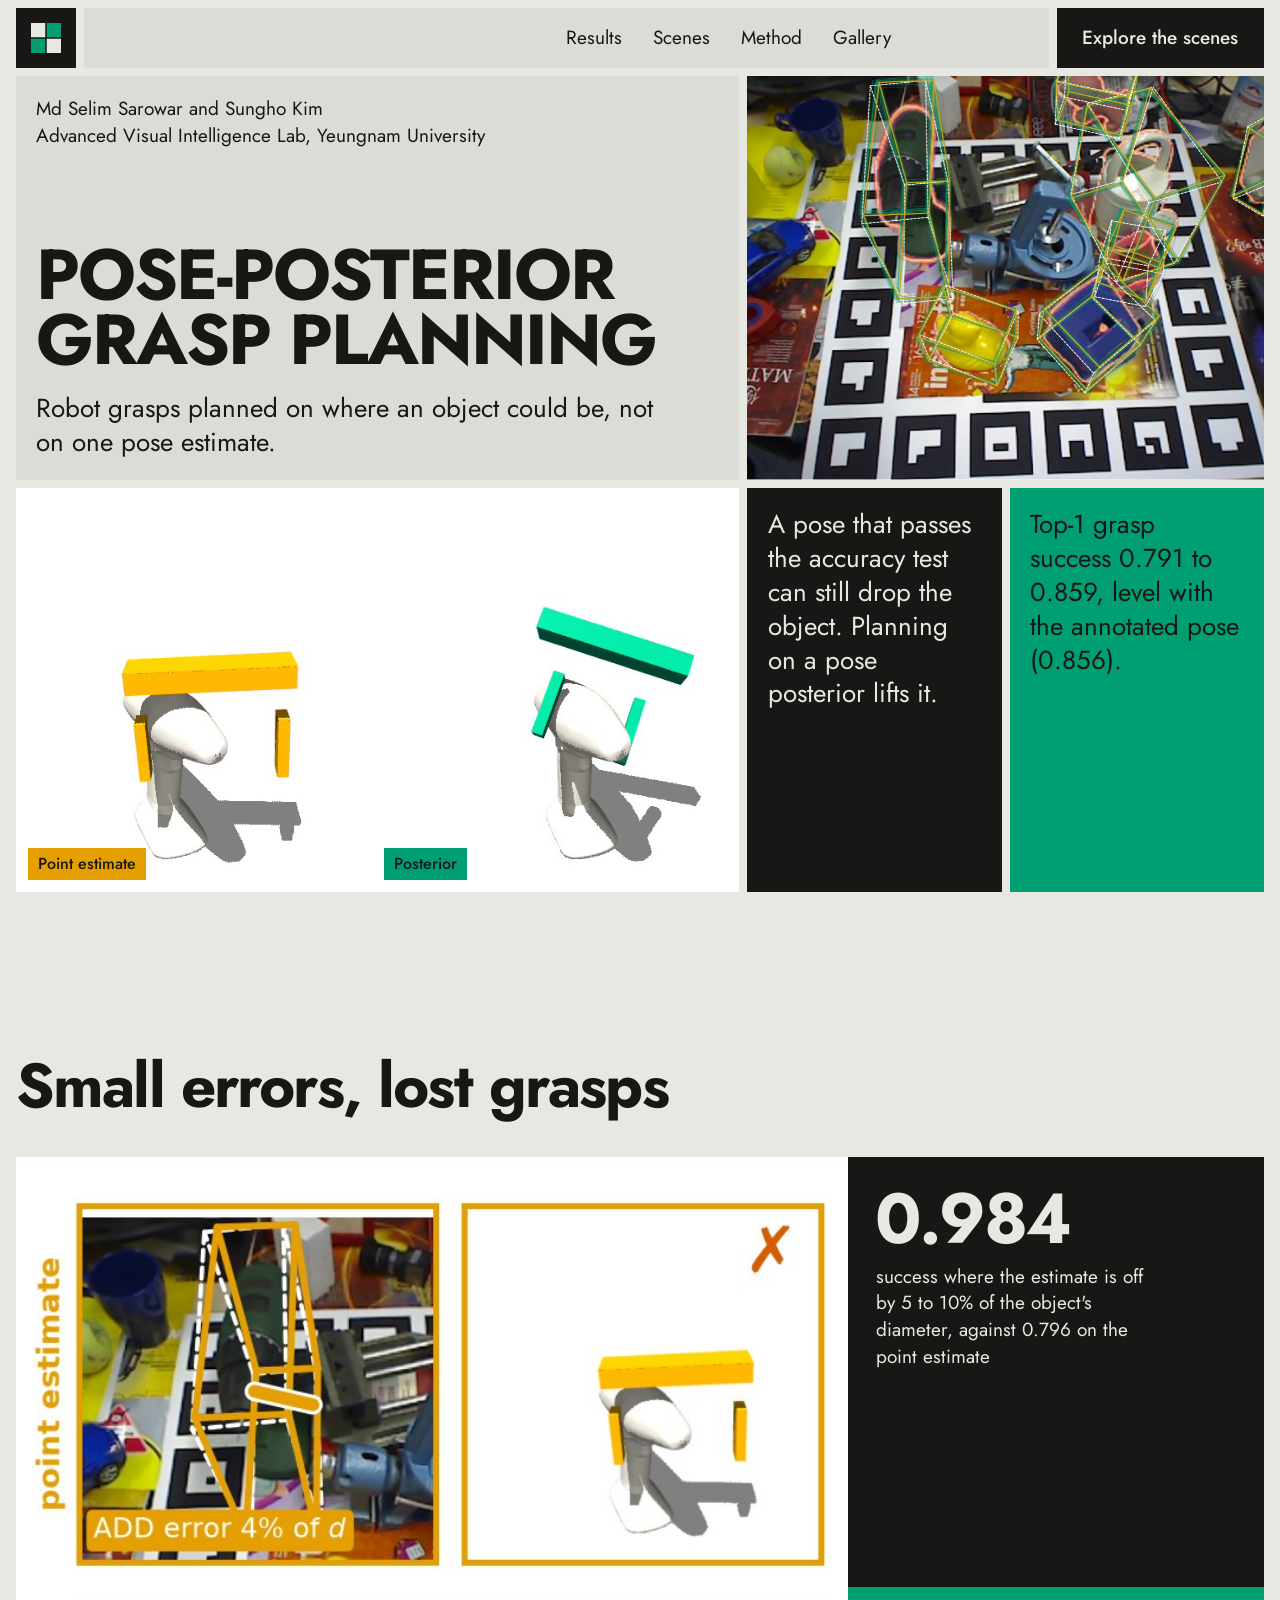
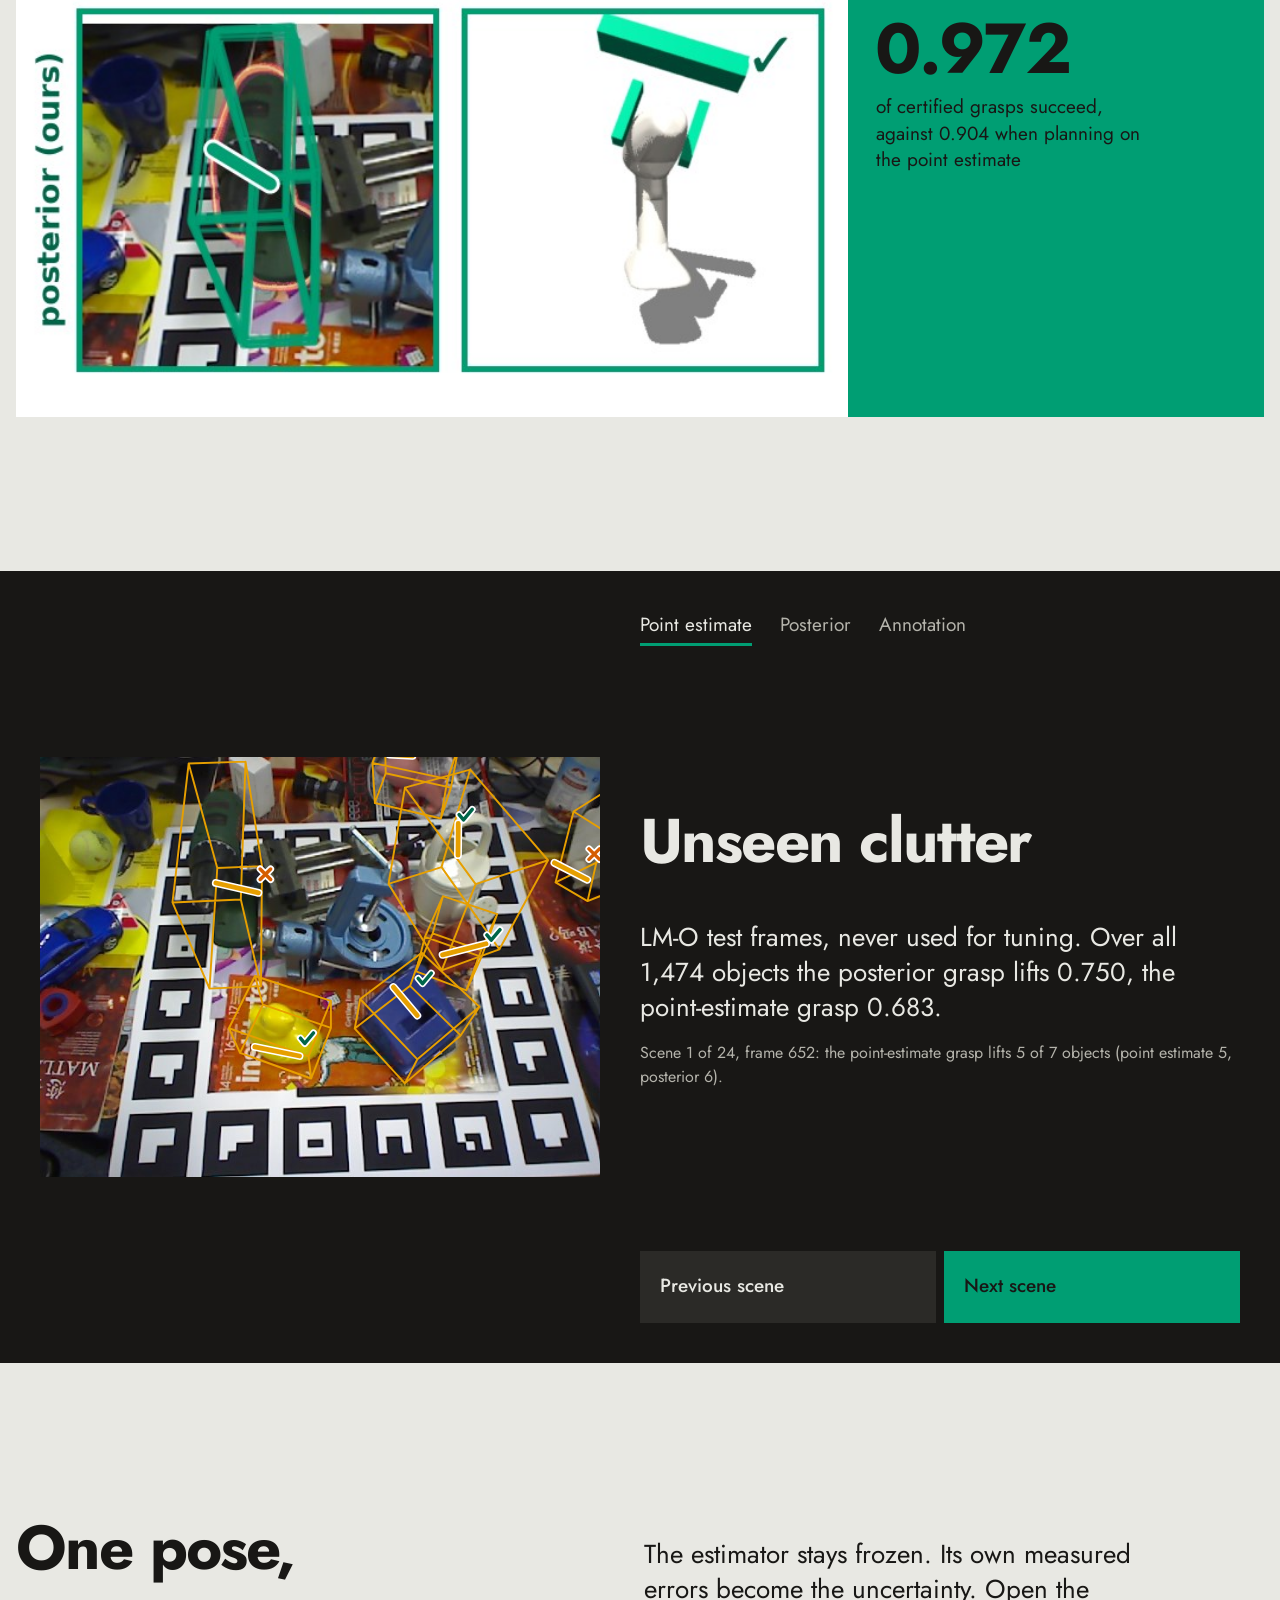
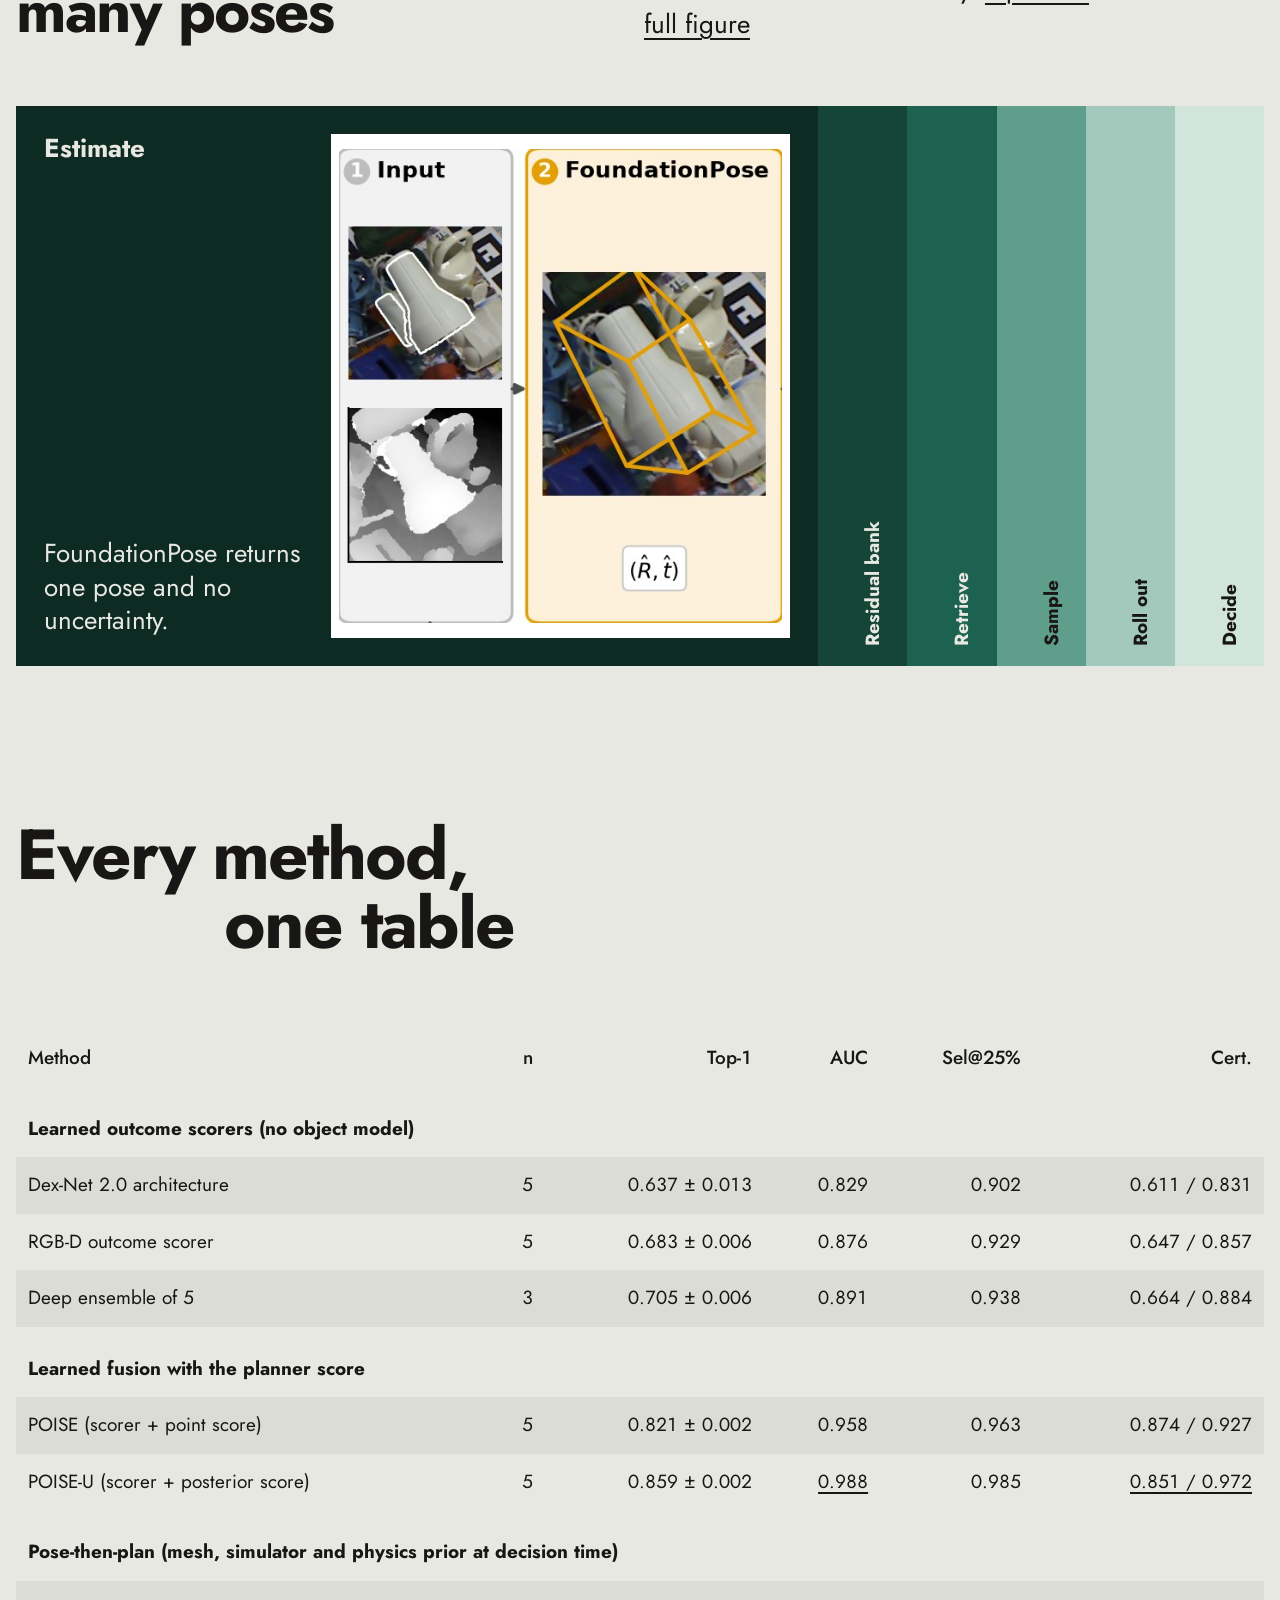
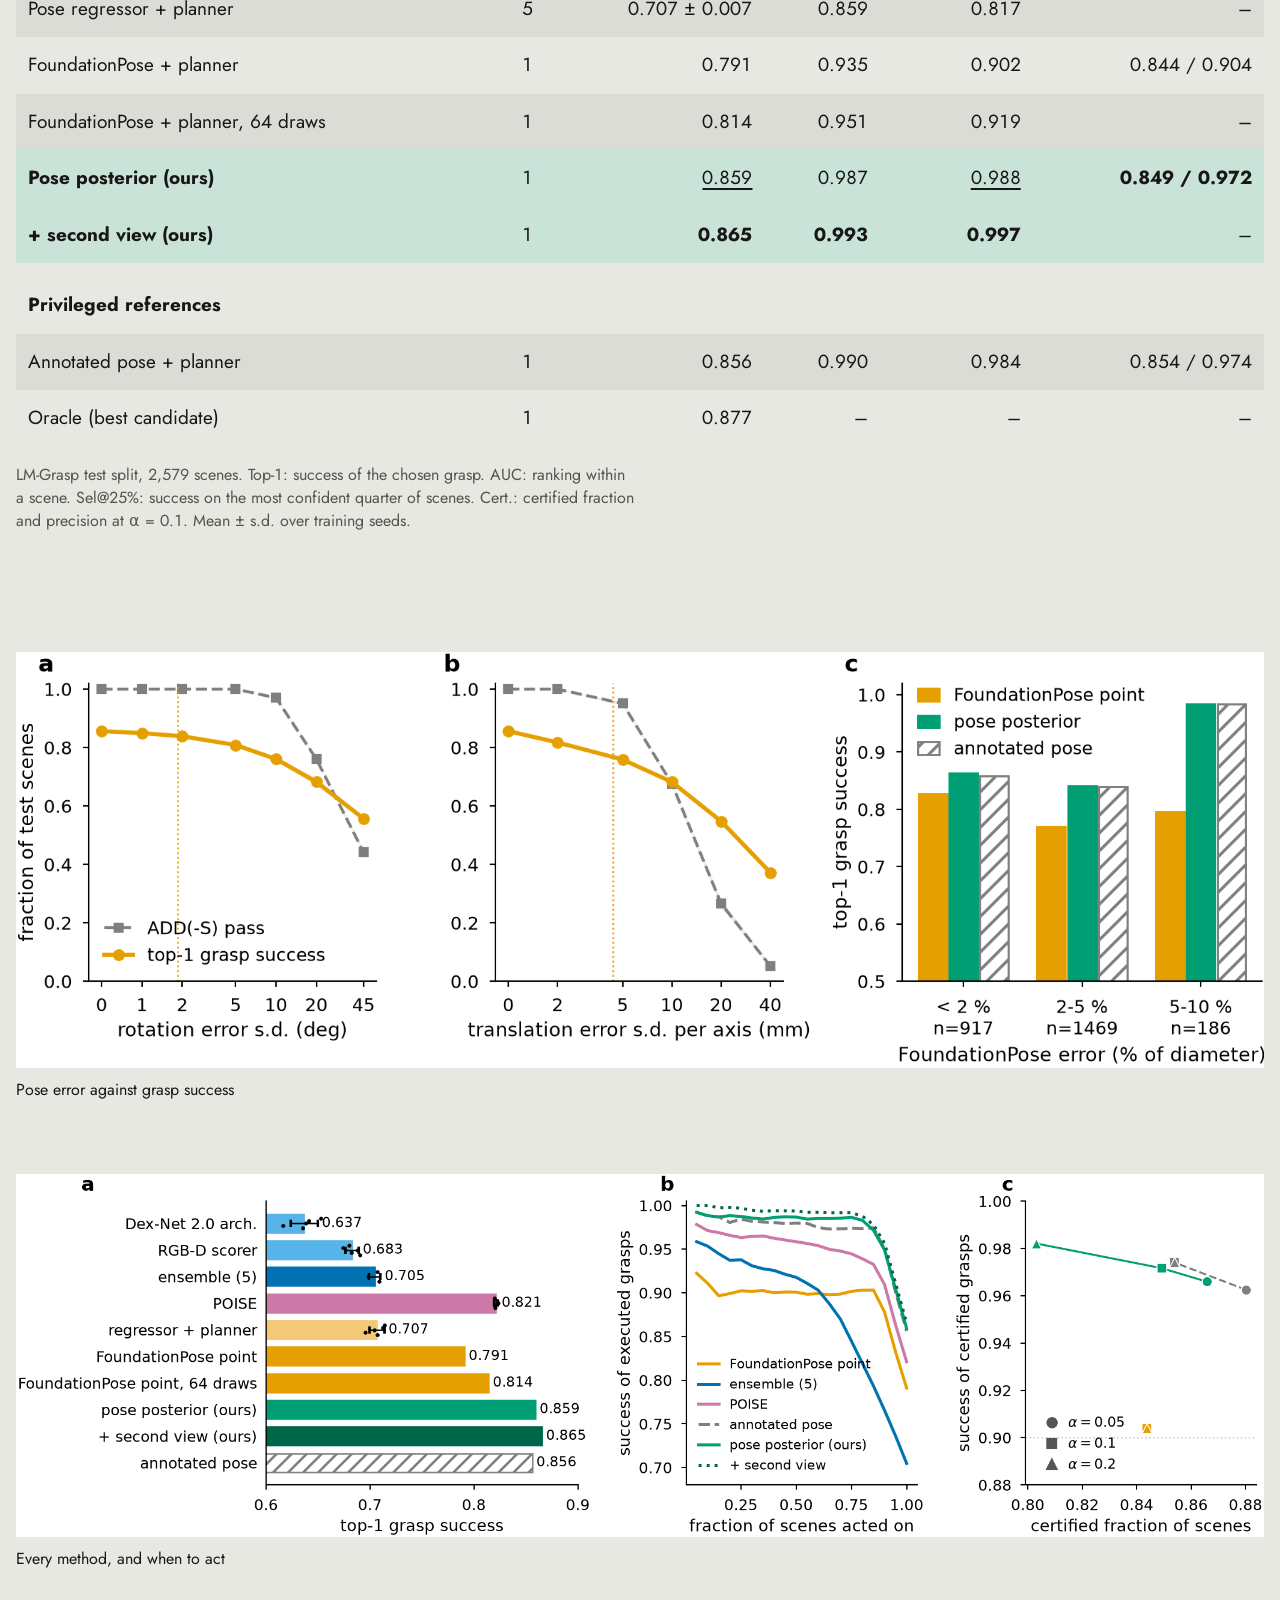
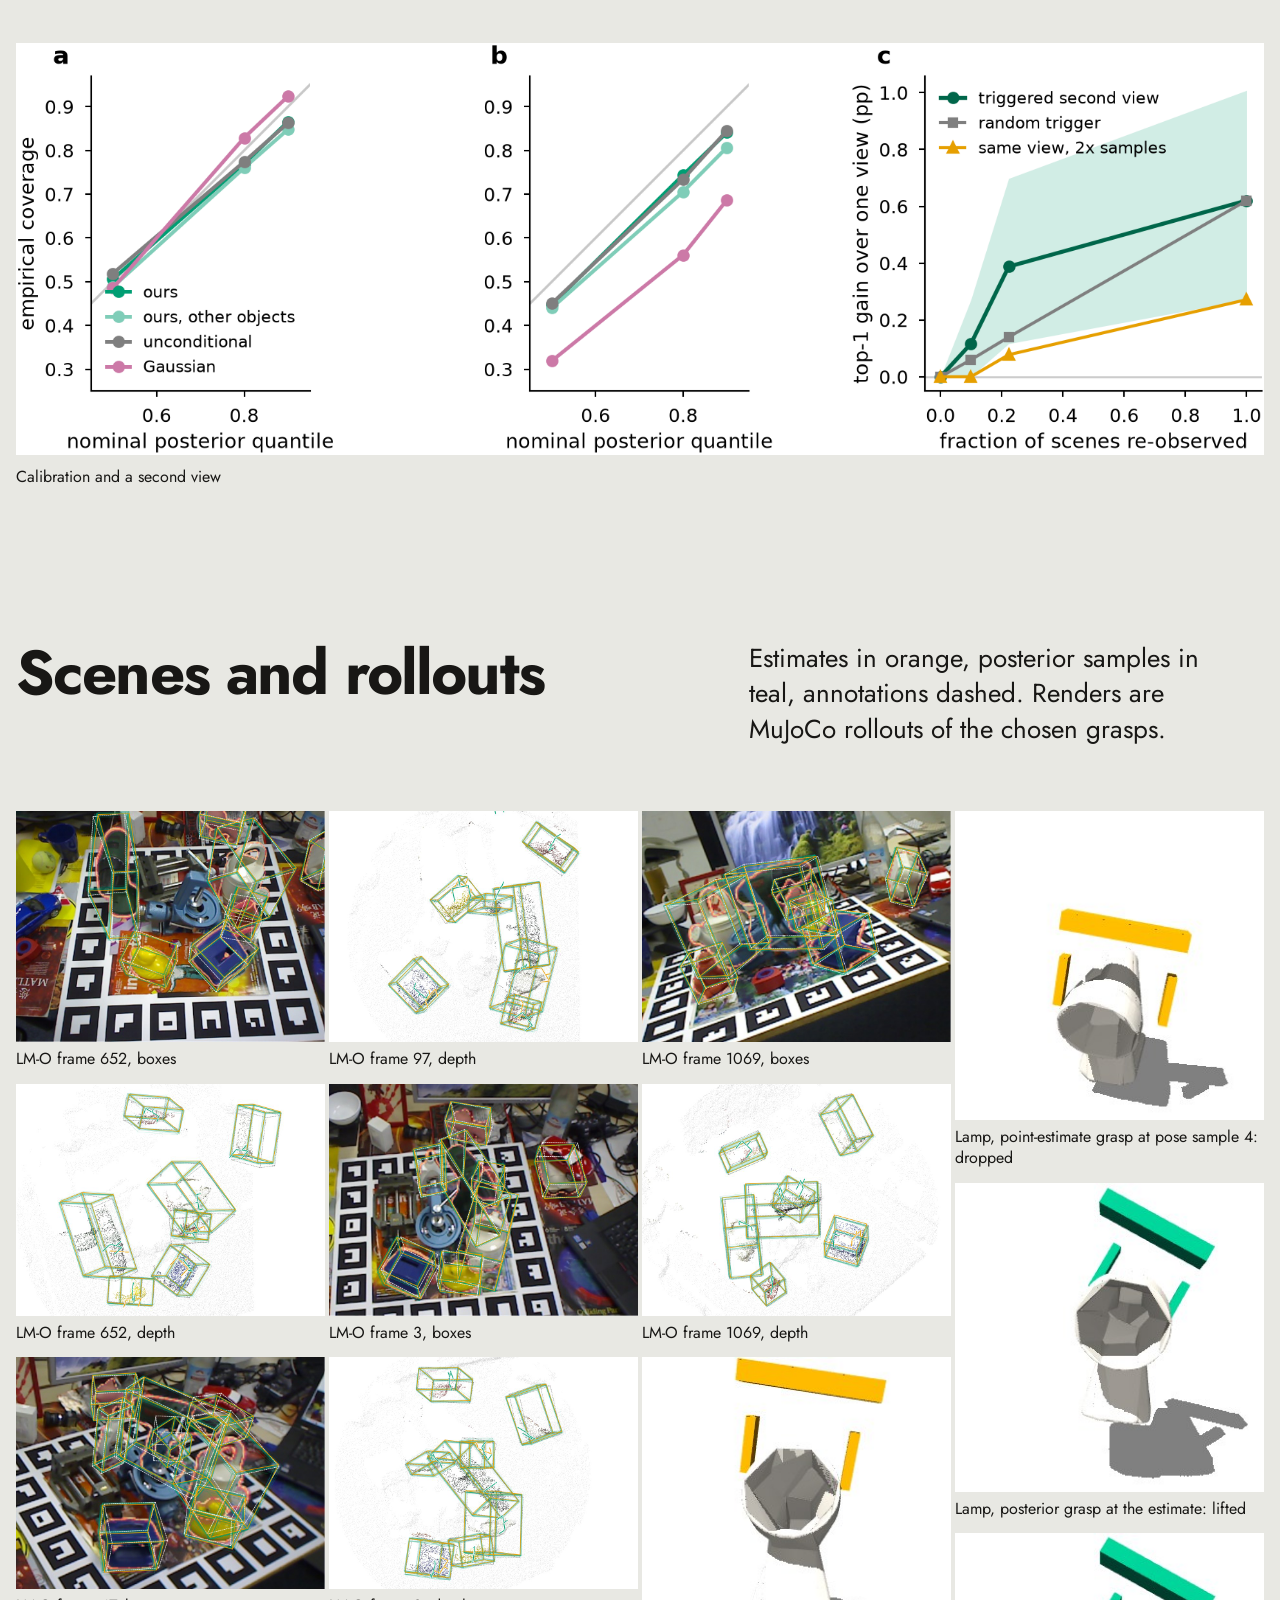
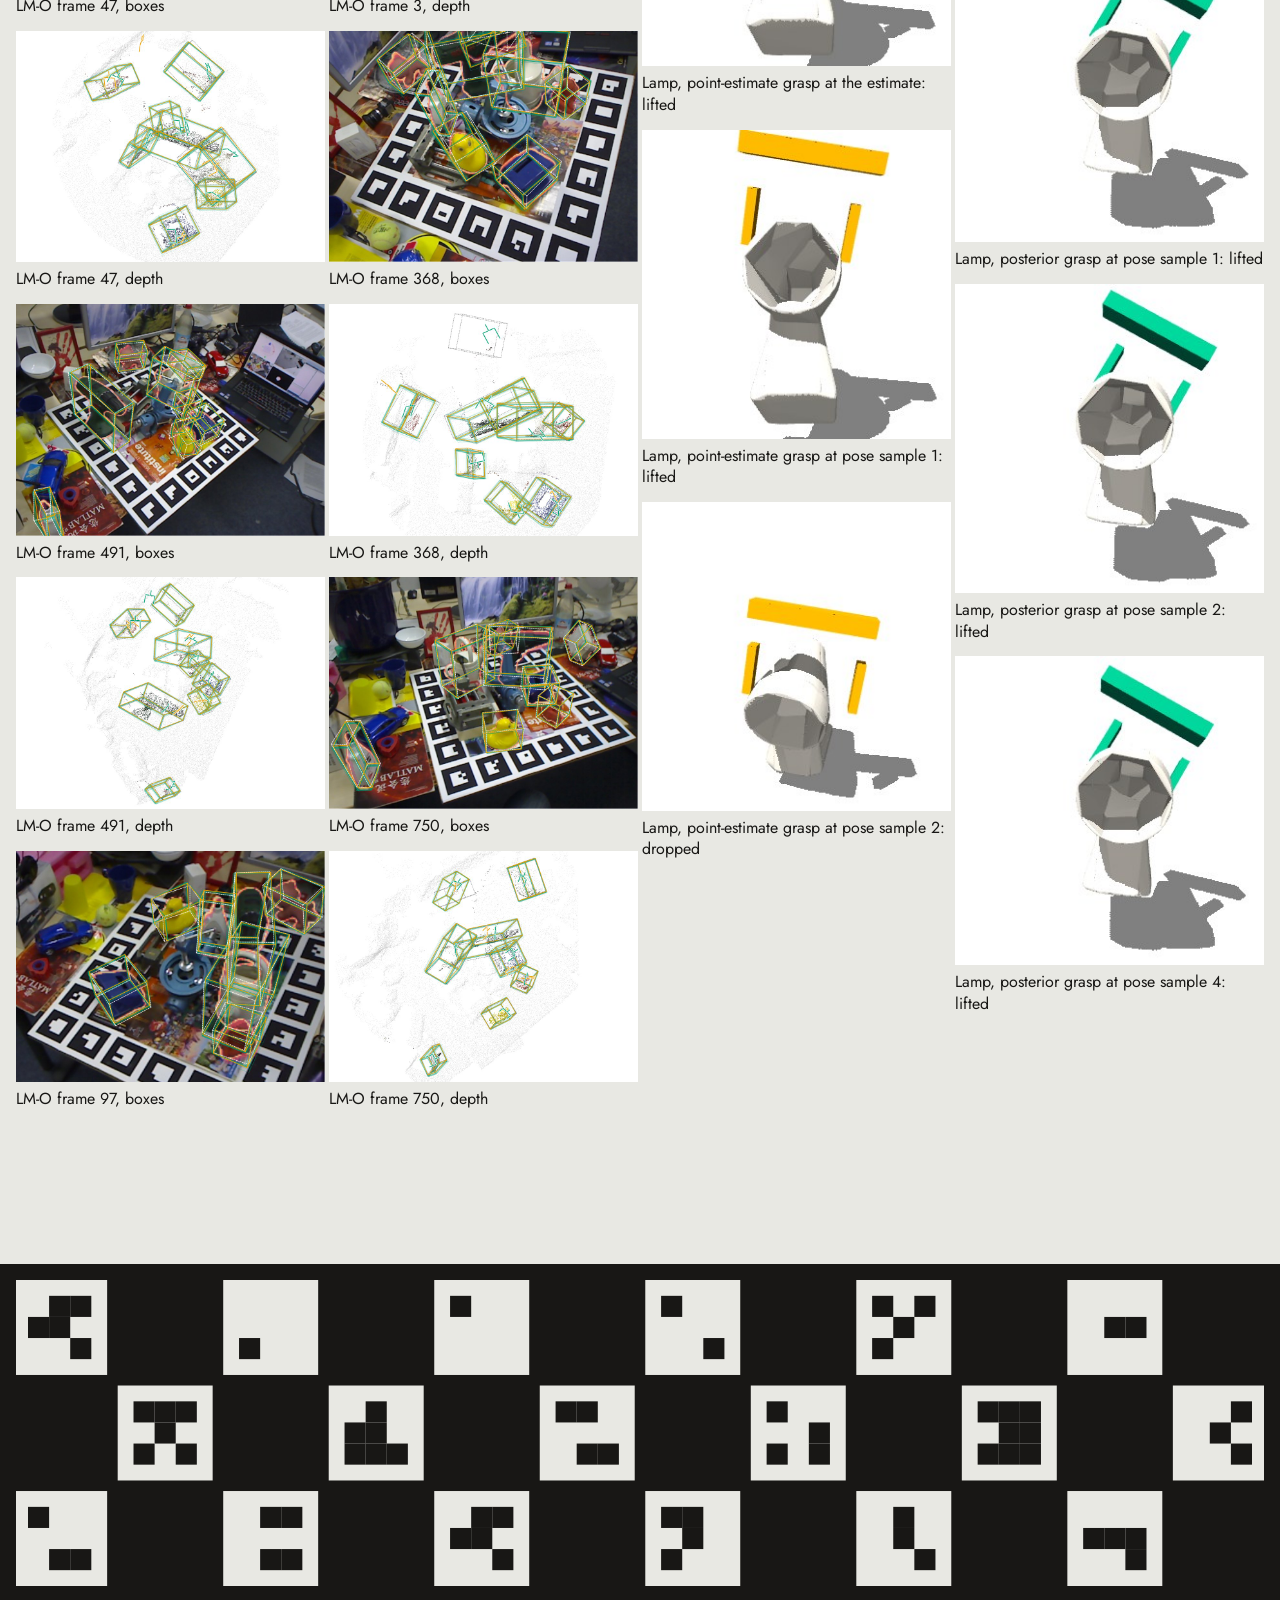
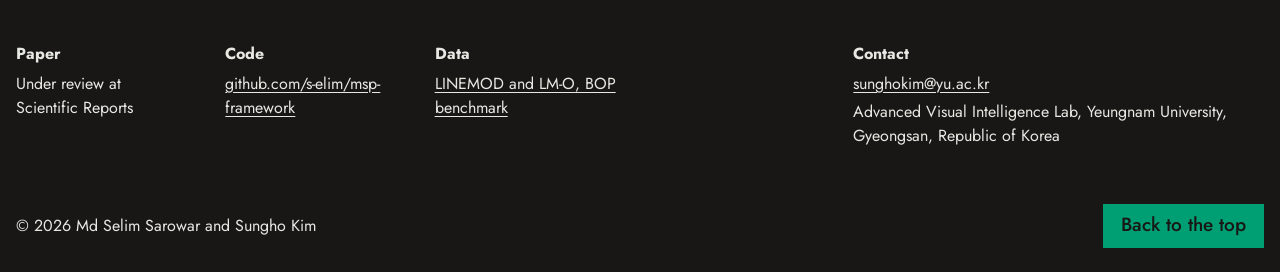
<file: index.html>
<!doctype html>
<html lang="en">
<head>
<meta charset="utf-8">
<meta name="viewport" content="width=device-width, initial-scale=1">
<title>Pose-posterior grasp planning</title>
<meta name="description" content="A pose estimate that passes the accuracy test can still drop the object. Planning grasps on a pose posterior built from the estimator's own errors lifts it: top-1 grasp success 0.791 to 0.859 on LM-Grasp, level with the annotated pose.">
<meta property="og:title" content="Pose-posterior grasp planning">
<meta property="og:description" content="Top-1 grasp success 0.791 to 0.859, level with the annotated pose (0.856).">
<meta property="og:image" content="static/video/rollout_pair.jpg">
<link rel="preconnect" href="https://fonts.googleapis.com">
<link rel="preconnect" href="https://fonts.gstatic.com" crossorigin>
<link href="https://fonts.googleapis.com/css2?family=Jost:wght@400;500;700&display=swap" rel="stylesheet">
<link rel="stylesheet" href="static/css/page.css">
<script>document.documentElement.classList.add('js')</script>
</head>
<body>

<header class="board top" id="top">
  <a class="tile mark" href="#top" aria-label="Back to the top">
    <svg viewBox="0 0 40 40" aria-hidden="true"><rect x="0" y="0" width="19" height="19"/><rect x="21" y="21" width="19" height="19"/><rect x="21" y="0" width="19" height="19" class="mark-light"/><rect x="0" y="21" width="19" height="19" class="mark-light"/></svg>
  </a>
  <nav class="tile links" aria-label="Sections">
    <a class="link" href="#results">Results</a>
    <a class="link" href="#scenes">Scenes</a>
    <a class="link" href="#method">Method</a>
    <a class="link" href="#gallery">Gallery</a>
  </nav>
  <a class="tile action" href="#scenes">Explore the scenes</a>
</header>

<main>
<section class="board hero" aria-labelledby="title">
  <div class="tile name">
    <p class="authors">Md Selim Sarowar and Sungho Kim<br>Advanced Visual Intelligence Lab, Yeungnam University</p>
    <div>
      <h1 id="title">Pose-posterior grasp planning</h1>
      <p class="what">Robot grasps planned on where an object could be, not on one pose estimate.</p>
    </div>
  </div>
  <figure class="tile photo shutter">
    <img src="static/img/gallery/lmo_000652_boxes.jpg" width="960" height="720" alt="A cluttered LM-O test image with the FoundationPose estimate of every object as an orange box and sixteen posterior samples as teal boxes.">
  </figure>
  <figure class="tile photo clip">
    <video src="static/video/rollout_pair.webm" poster="static/video/rollout_pair.jpg" autoplay muted loop playsinline width="968" height="480" aria-label="MuJoCo rollout of the same driller: on the left the grasp planned on the point estimate drops it, on the right the grasp planned on the posterior lifts it."></video>
    <figcaption><span class="tag tag-point">Point estimate</span><span class="tag tag-post">Posterior</span></figcaption>
  </figure>
  <div class="pair">
    <p class="tile dark statement">A pose that passes the accuracy test can still drop the object. Planning on a pose posterior lifts it.</p>
    <p class="tile accent statement">Top-1 grasp success 0.791 to 0.859, level with the annotated pose (0.856).</p>
  </div>
</section>

<section class="section stats" id="results" aria-labelledby="stats-title">
  <h2 id="stats-title" class="head wrap" data-reveal>Small errors, lost grasps</h2>
  <div class="mosaic">
    <figure class="mosaic-photo" data-reveal>
      <img src="static/img/teaser_story.jpg" width="1200" height="1170" loading="lazy" alt="One LM-O driller. Top: the FoundationPose estimate, 4 percent of the diameter off, and its grasp, which drops the driller in MuJoCo. Bottom: sixteen posterior samples and the grasp they choose, which lifts it.">
    </figure>
    <div class="figure-tile dark" data-reveal style="--i:1">
      <p class="figure">0.984</p>
      <p class="figure-caption">success where the estimate is off by 5 to 10% of the object's diameter, against 0.796 on the point estimate</p>
    </div>
    <div class="figure-tile accent" data-reveal style="--i:2">
      <p class="figure">0.972</p>
      <p class="figure-caption">of certified grasps succeed, against 0.904 when planning on the point estimate</p>
    </div>
  </div>
</section>

<section class="section showcase" id="scenes" aria-labelledby="scenes-title">
  <div class="plate" data-reveal>
    <svg id="scene" viewBox="0 0 640 480" role="img" aria-labelledby="scene-caption">
      <image id="scene-image" href="static/data/scenes/000652.jpg" width="640" height="480"/>
      <g id="scene-boxes"></g>
      <g id="scene-grasps"></g>
    </svg>
  </div>
  <div class="side">
    <div class="tabs" role="tablist" aria-label="What the scene shows">
      <button role="tab" aria-selected="true" data-mode="point">Point estimate</button>
      <button role="tab" aria-selected="false" data-mode="posterior">Posterior</button>
      <button role="tab" aria-selected="false" data-mode="annotation">Annotation</button>
    </div>
    <div class="side-text">
      <h2 id="scenes-title" class="head" data-reveal>Unseen clutter</h2>
      <p id="scene-caption" class="lead" aria-live="polite">LM-O test frames, never used for tuning. Over all 1,474 objects the posterior grasp lifts 0.750, the point-estimate grasp 0.683.</p>
      <p id="scene-count" class="small muted"></p>
    </div>
    <div class="cells">
      <button class="cell cell-ink" data-step="-1">Previous scene</button>
      <button class="cell cell-tone" data-step="1">Next scene</button>
    </div>
  </div>
</section>

<section class="section method" id="method" aria-labelledby="method-title">
  <div class="method-intro wrap">
    <h2 id="method-title" class="head" data-reveal>One pose, many poses</h2>
    <p class="lead" data-reveal style="--i:1">The estimator stays frozen. Its own measured errors become the uncertainty. <a class="link-plain" href="static/img/fig2_method.jpg">Open the full figure</a></p>
  </div>
  <div class="accordion" data-reveal style="--i:2">
    <div class="stage" style="--k:0" data-open="true">
      <button class="stage-tab" aria-expanded="true" aria-controls="stage-0">Estimate</button>
      <div class="stage-body" id="stage-0">
        <div class="stage-text"><h3>Estimate</h3><p>FoundationPose returns one pose and no uncertainty.</p></div>
        <img src="static/img/stage_estimate.jpg" width="516" height="551" loading="lazy" alt="The RGB-D input with the visible mask, and the FoundationPose estimate as an orange box.">
      </div>
    </div>
    <div class="stage" style="--k:1" data-open="false">
      <button class="stage-tab" aria-expanded="false" aria-controls="stage-1">Residual bank</button>
      <div class="stage-body" id="stage-1">
        <div class="stage-text"><h3>Residual bank</h3><p>Its errors on annotated training frames, kept with fit features.</p></div>
        <img src="static/img/stage_bank.jpg" width="1381" height="269" loading="lazy" alt="Training frames with the estimate and the annotation, and the bank of their errors.">
      </div>
    </div>
    <div class="stage" style="--k:2" data-open="false">
      <button class="stage-tab" aria-expanded="false" aria-controls="stage-2">Retrieve</button>
      <div class="stage-body" id="stage-2">
        <div class="stage-text"><h3>Retrieve</h3><p>Training frames whose fit looks alike lend their errors.</p></div>
        <img src="static/img/stage_retrieve.jpg" width="856" height="551" loading="lazy" alt="Depth points coloured by their distance to the posed model, and the bank sorted by feature distance with the drawn rows marked.">
      </div>
    </div>
    <div class="stage" style="--k:3" data-open="false">
      <button class="stage-tab" aria-expanded="false" aria-controls="stage-3">Sample</button>
      <div class="stage-body" id="stage-3">
        <div class="stage-text"><h3>Sample</h3><p>Sixteen poses the object could be in.</p></div>
        <img src="static/img/stage_posterior.jpg" width="697" height="551" loading="lazy" alt="Sixteen posterior samples as teal boxes on the image and on the depth point cloud.">
      </div>
    </div>
    <div class="stage" style="--k:4" data-open="false">
      <button class="stage-tab" aria-expanded="false" aria-controls="stage-4">Roll out</button>
      <div class="stage-body" id="stage-4">
        <div class="stage-text"><h3>Roll out</h3><p>Every grasp at every pose, under four physics draws.</p></div>
        <img src="static/img/stage_rollout.jpg" width="1164" height="612" loading="lazy" alt="Sixteen candidate grasps and MuJoCo rollouts of two of them at several pose samples.">
      </div>
    </div>
    <div class="stage" style="--k:5" data-open="false">
      <button class="stage-tab" aria-expanded="false" aria-controls="stage-5">Decide</button>
      <div class="stage-body" id="stage-5">
        <div class="stage-text"><h3>Decide</h3><p>Act on the best grasp, certify it, or look again.</p></div>
        <img src="static/img/stage_decide.jpg" width="922" height="612" loading="lazy" alt="Simulated success under every sample, the posterior mean per grasp, and the certificate and execution checks of the chosen grasp.">
      </div>
    </div>
  </div>
</section>

<section class="section proof" id="table" aria-labelledby="table-title">
  <h2 id="table-title" class="stepped wrap" data-reveal><span>Every method,</span><span>one table</span></h2>
  <div class="table-wrap wrap" data-reveal style="--i:1">
    <table>
      <caption class="small muted">LM-Grasp test split, 2,579 scenes. Top-1: success of the chosen grasp. AUC: ranking within a scene. Sel@25%: success on the most confident quarter of scenes. Cert.: certified fraction and precision at α = 0.1. Mean ± s.d. over training seeds.</caption>
      <thead><tr><th scope="col">Method</th><th scope="col">n</th><th scope="col">Top-1</th><th scope="col">AUC</th><th scope="col">Sel@25%</th><th scope="col">Cert.</th></tr></thead>
    <tbody><tr class="group"><th colspan="6" scope="rowgroup">Learned outcome scorers (no object model)</th></tr>
      <tr><th scope="row">Dex-Net 2.0 architecture</th><td data-label="n">5</td><td data-label="Top-1">0.637 ± 0.013</td><td data-label="AUC">0.829</td><td data-label="Sel@25%">0.902</td><td data-label="Cert.">0.611 / 0.831</td></tr>
      <tr><th scope="row">RGB-D outcome scorer</th><td data-label="n">5</td><td data-label="Top-1">0.683 ± 0.006</td><td data-label="AUC">0.876</td><td data-label="Sel@25%">0.929</td><td data-label="Cert.">0.647 / 0.857</td></tr>
      <tr><th scope="row">Deep ensemble of 5</th><td data-label="n">3</td><td data-label="Top-1">0.705 ± 0.006</td><td data-label="AUC">0.891</td><td data-label="Sel@25%">0.938</td><td data-label="Cert.">0.664 / 0.884</td></tr>
    </tbody>
    <tbody><tr class="group"><th colspan="6" scope="rowgroup">Learned fusion with the planner score</th></tr>
      <tr><th scope="row">POISE (scorer + point score)</th><td data-label="n">5</td><td data-label="Top-1">0.821 ± 0.002</td><td data-label="AUC">0.958</td><td data-label="Sel@25%">0.963</td><td data-label="Cert.">0.874 / 0.927</td></tr>
      <tr><th scope="row">POISE-U (scorer + posterior score)</th><td data-label="n">5</td><td data-label="Top-1">0.859 ± 0.002</td><td data-label="AUC"><span class="second" title="second best">0.988</span></td><td data-label="Sel@25%">0.985</td><td data-label="Cert."><span class="second" title="second best">0.851 / 0.972</span></td></tr>
    </tbody>
    <tbody><tr class="group"><th colspan="6" scope="rowgroup">Pose-then-plan (mesh, simulator and physics prior at decision time)</th></tr>
      <tr><th scope="row">Pose regressor + planner</th><td data-label="n">5</td><td data-label="Top-1">0.707 ± 0.007</td><td data-label="AUC">0.859</td><td data-label="Sel@25%">0.817</td><td data-label="Cert.">–</td></tr>
      <tr><th scope="row">FoundationPose + planner</th><td data-label="n">1</td><td data-label="Top-1">0.791</td><td data-label="AUC">0.935</td><td data-label="Sel@25%">0.902</td><td data-label="Cert.">0.844 / 0.904</td></tr>
      <tr><th scope="row">FoundationPose + planner, 64 draws</th><td data-label="n">1</td><td data-label="Top-1">0.814</td><td data-label="AUC">0.951</td><td data-label="Sel@25%">0.919</td><td data-label="Cert.">–</td></tr>
      <tr class="ours"><th scope="row">Pose posterior (ours)</th><td data-label="n">1</td><td data-label="Top-1"><span class="second" title="second best">0.859</span></td><td data-label="AUC">0.987</td><td data-label="Sel@25%"><span class="second" title="second best">0.988</span></td><td data-label="Cert."><strong title="best">0.849 / 0.972</strong></td></tr>
      <tr class="ours"><th scope="row">+ second view (ours)</th><td data-label="n">1</td><td data-label="Top-1"><strong title="best">0.865</strong></td><td data-label="AUC"><strong title="best">0.993</strong></td><td data-label="Sel@25%"><strong title="best">0.997</strong></td><td data-label="Cert.">–</td></tr>
    </tbody>
    <tbody><tr class="group"><th colspan="6" scope="rowgroup">Privileged references</th></tr>
      <tr><th scope="row">Annotated pose + planner</th><td data-label="n">1</td><td data-label="Top-1">0.856</td><td data-label="AUC">0.990</td><td data-label="Sel@25%">0.984</td><td data-label="Cert.">0.854 / 0.974</td></tr>
      <tr><th scope="row">Oracle (best candidate)</th><td data-label="n">1</td><td data-label="Top-1">0.877</td><td data-label="AUC">–</td><td data-label="Sel@25%">–</td><td data-label="Cert.">–</td></tr>
    </tbody>
    </table>
  </div>
  <div class="charts">
    <figure data-reveal><img src="static/img/fig3_pose_gap.png" width="2131" height="640" loading="lazy" alt="Grasp success falls as the pose error grows while the ADD(-S) pass rate stays high; binned by FoundationPose error, the posterior planner tracks the annotated pose."><figcaption class="small">Pose error against grasp success</figcaption></figure>
    <figure data-reveal style="--i:1"><img src="static/img/fig4_results.png" width="2131" height="640" loading="lazy" alt="Top-1 success of every method, success on the most confident scenes, and conformal certificates."><figcaption class="small">Every method, and when to act</figcaption></figure>
    <figure data-reveal style="--i:2"><img src="static/img/fig5_analysis.png" width="2131" height="640" loading="lazy" alt="Calibration of the posterior in rotation and translation, and the gain from a second view of the least confident scenes."><figcaption class="small">Calibration and a second view</figcaption></figure>
  </div>
</section>

<section class="section gallery" id="gallery" aria-labelledby="gallery-title">
  <div class="gallery-head wrap">
    <h2 id="gallery-title" class="head" data-reveal>Scenes and rollouts</h2>
    <p class="statement-small" data-reveal style="--i:1">Estimates in orange, posterior samples in teal, annotations dashed. Renders are MuJoCo rollouts of the chosen grasps.</p>
  </div>
  <div class="sheet wrap">
    <figure><img src="static/img/gallery/lmo_000652_boxes.jpg" width="960" height="720" loading="lazy" alt="LM-O frame 652, boxes"><figcaption>LM-O frame 652, boxes</figcaption></figure>
    <figure><img src="static/img/gallery/lmo_000652_cloud.jpg" width="960" height="720" loading="lazy" alt="LM-O frame 652, depth"><figcaption>LM-O frame 652, depth</figcaption></figure>
    <figure><img src="static/img/gallery/lmo_000047_boxes.jpg" width="960" height="720" loading="lazy" alt="LM-O frame 47, boxes"><figcaption>LM-O frame 47, boxes</figcaption></figure>
    <figure><img src="static/img/gallery/lmo_000047_cloud.jpg" width="960" height="720" loading="lazy" alt="LM-O frame 47, depth"><figcaption>LM-O frame 47, depth</figcaption></figure>
    <figure><img src="static/img/gallery/lmo_000491_boxes.jpg" width="960" height="720" loading="lazy" alt="LM-O frame 491, boxes"><figcaption>LM-O frame 491, boxes</figcaption></figure>
    <figure><img src="static/img/gallery/lmo_000491_cloud.jpg" width="960" height="720" loading="lazy" alt="LM-O frame 491, depth"><figcaption>LM-O frame 491, depth</figcaption></figure>
    <figure><img src="static/img/gallery/lmo_000097_boxes.jpg" width="960" height="720" loading="lazy" alt="LM-O frame 97, boxes"><figcaption>LM-O frame 97, boxes</figcaption></figure>
    <figure><img src="static/img/gallery/lmo_000097_cloud.jpg" width="960" height="720" loading="lazy" alt="LM-O frame 97, depth"><figcaption>LM-O frame 97, depth</figcaption></figure>
    <figure><img src="static/img/gallery/lmo_000003_boxes.jpg" width="960" height="720" loading="lazy" alt="LM-O frame 3, boxes"><figcaption>LM-O frame 3, boxes</figcaption></figure>
    <figure><img src="static/img/gallery/lmo_000003_cloud.jpg" width="960" height="720" loading="lazy" alt="LM-O frame 3, depth"><figcaption>LM-O frame 3, depth</figcaption></figure>
    <figure><img src="static/img/gallery/lmo_000368_boxes.jpg" width="960" height="720" loading="lazy" alt="LM-O frame 368, boxes"><figcaption>LM-O frame 368, boxes</figcaption></figure>
    <figure><img src="static/img/gallery/lmo_000368_cloud.jpg" width="960" height="720" loading="lazy" alt="LM-O frame 368, depth"><figcaption>LM-O frame 368, depth</figcaption></figure>
    <figure><img src="static/img/gallery/lmo_000750_boxes.jpg" width="960" height="720" loading="lazy" alt="LM-O frame 750, boxes"><figcaption>LM-O frame 750, boxes</figcaption></figure>
    <figure><img src="static/img/gallery/lmo_000750_cloud.jpg" width="960" height="720" loading="lazy" alt="LM-O frame 750, depth"><figcaption>LM-O frame 750, depth</figcaption></figure>
    <figure><img src="static/img/gallery/lmo_001069_boxes.jpg" width="960" height="720" loading="lazy" alt="LM-O frame 1069, boxes"><figcaption>LM-O frame 1069, boxes</figcaption></figure>
    <figure><img src="static/img/gallery/lmo_001069_cloud.jpg" width="960" height="720" loading="lazy" alt="LM-O frame 1069, depth"><figcaption>LM-O frame 1069, depth</figcaption></figure>
    <figure><img src="static/img/gallery/lamp_point_0.jpg" width="320" height="320" loading="lazy" alt="Lamp, point-estimate grasp at the estimate: lifted"><figcaption>Lamp, point-estimate grasp at the estimate: lifted</figcaption></figure>
    <figure><img src="static/img/gallery/lamp_point_1.jpg" width="320" height="320" loading="lazy" alt="Lamp, point-estimate grasp at pose sample 1: lifted"><figcaption>Lamp, point-estimate grasp at pose sample 1: lifted</figcaption></figure>
    <figure><img src="static/img/gallery/lamp_point_2.jpg" width="320" height="320" loading="lazy" alt="Lamp, point-estimate grasp at pose sample 2: dropped"><figcaption>Lamp, point-estimate grasp at pose sample 2: dropped</figcaption></figure>
    <figure><img src="static/img/gallery/lamp_point_3.jpg" width="320" height="320" loading="lazy" alt="Lamp, point-estimate grasp at pose sample 4: dropped"><figcaption>Lamp, point-estimate grasp at pose sample 4: dropped</figcaption></figure>
    <figure><img src="static/img/gallery/lamp_posterior_0.jpg" width="320" height="320" loading="lazy" alt="Lamp, posterior grasp at the estimate: lifted"><figcaption>Lamp, posterior grasp at the estimate: lifted</figcaption></figure>
    <figure><img src="static/img/gallery/lamp_posterior_1.jpg" width="320" height="320" loading="lazy" alt="Lamp, posterior grasp at pose sample 1: lifted"><figcaption>Lamp, posterior grasp at pose sample 1: lifted</figcaption></figure>
    <figure><img src="static/img/gallery/lamp_posterior_2.jpg" width="320" height="320" loading="lazy" alt="Lamp, posterior grasp at pose sample 2: lifted"><figcaption>Lamp, posterior grasp at pose sample 2: lifted</figcaption></figure>
    <figure><img src="static/img/gallery/lamp_posterior_3.jpg" width="320" height="320" loading="lazy" alt="Lamp, posterior grasp at pose sample 4: lifted"><figcaption>Lamp, posterior grasp at pose sample 4: lifted</figcaption></figure>
  </div>
</section>
</main>

<footer class="footer" aria-labelledby="footer-title">
  <h2 id="footer-title" class="sr-only">Paper, code and contact</h2>
  <div class="blocks" aria-hidden="true">
    <svg viewBox="0 0 956 116" preserveAspectRatio="xMidYMid slice" role="presentation"><rect x="0" y="0" width="36" height="36"/><rect class="bit" x="22" y="6" width="8" height="8"/><rect class="bit" x="6" y="14" width="8" height="8"/><rect class="bit" x="14" y="22" width="8" height="8"/><rect x="80" y="0" width="36" height="36"/><rect class="bit" x="102" y="6" width="8" height="8"/><rect class="bit" x="86" y="14" width="8" height="8"/><rect class="bit" x="94" y="14" width="8" height="8"/><rect x="160" y="0" width="36" height="36"/><rect class="bit" x="166" y="6" width="8" height="8"/><rect class="bit" x="174" y="6" width="8" height="8"/><rect class="bit" x="182" y="6" width="8" height="8"/><rect class="bit" x="166" y="14" width="8" height="8"/><rect class="bit" x="182" y="14" width="8" height="8"/><rect class="bit" x="166" y="22" width="8" height="8"/><rect x="240" y="0" width="36" height="36"/><rect class="bit" x="254" y="6" width="8" height="8"/><rect class="bit" x="262" y="6" width="8" height="8"/><rect class="bit" x="246" y="14" width="8" height="8"/><rect class="bit" x="254" y="14" width="8" height="8"/><rect class="bit" x="262" y="22" width="8" height="8"/><rect x="320" y="0" width="36" height="36"/><rect class="bit" x="326" y="22" width="8" height="8"/><rect x="400" y="0" width="36" height="36"/><rect class="bit" x="406" y="6" width="8" height="8"/><rect x="480" y="0" width="36" height="36"/><rect class="bit" x="486" y="6" width="8" height="8"/><rect class="bit" x="502" y="22" width="8" height="8"/><rect x="560" y="0" width="36" height="36"/><rect class="bit" x="566" y="6" width="8" height="8"/><rect class="bit" x="582" y="6" width="8" height="8"/><rect class="bit" x="574" y="14" width="8" height="8"/><rect class="bit" x="566" y="22" width="8" height="8"/><rect x="640" y="0" width="36" height="36"/><rect class="bit" x="654" y="14" width="8" height="8"/><rect class="bit" x="662" y="14" width="8" height="8"/><rect x="720" y="0" width="36" height="36"/><rect class="bit" x="726" y="6" width="8" height="8"/><rect class="bit" x="734" y="14" width="8" height="8"/><rect class="bit" x="726" y="22" width="8" height="8"/><rect class="bit" x="742" y="22" width="8" height="8"/><rect x="800" y="0" width="36" height="36"/><rect class="bit" x="806" y="6" width="8" height="8"/><rect class="bit" x="822" y="6" width="8" height="8"/><rect class="bit" x="822" y="14" width="8" height="8"/><rect class="bit" x="806" y="22" width="8" height="8"/><rect class="bit" x="822" y="22" width="8" height="8"/><rect x="880" y="0" width="36" height="36"/><rect class="bit" x="894" y="6" width="8" height="8"/><rect class="bit" x="902" y="6" width="8" height="8"/><rect class="bit" x="886" y="14" width="8" height="8"/><rect class="bit" x="902" y="14" width="8" height="8"/><rect class="bit" x="894" y="22" width="8" height="8"/><rect x="40" y="40" width="36" height="36"/><rect class="bit" x="46" y="46" width="8" height="8"/><rect class="bit" x="54" y="46" width="8" height="8"/><rect class="bit" x="46" y="54" width="8" height="8"/><rect class="bit" x="54" y="54" width="8" height="8"/><rect class="bit" x="46" y="62" width="8" height="8"/><rect class="bit" x="54" y="62" width="8" height="8"/><rect x="120" y="40" width="36" height="36"/><rect class="bit" x="126" y="46" width="8" height="8"/><rect class="bit" x="134" y="46" width="8" height="8"/><rect class="bit" x="142" y="46" width="8" height="8"/><rect class="bit" x="142" y="54" width="8" height="8"/><rect class="bit" x="126" y="62" width="8" height="8"/><rect class="bit" x="134" y="62" width="8" height="8"/><rect class="bit" x="142" y="62" width="8" height="8"/><rect x="200" y="40" width="36" height="36"/><rect class="bit" x="214" y="62" width="8" height="8"/><rect x="280" y="40" width="36" height="36"/><rect class="bit" x="286" y="46" width="8" height="8"/><rect class="bit" x="294" y="46" width="8" height="8"/><rect class="bit" x="302" y="46" width="8" height="8"/><rect class="bit" x="294" y="54" width="8" height="8"/><rect class="bit" x="286" y="62" width="8" height="8"/><rect class="bit" x="302" y="62" width="8" height="8"/><rect x="360" y="40" width="36" height="36"/><rect class="bit" x="374" y="46" width="8" height="8"/><rect class="bit" x="366" y="54" width="8" height="8"/><rect class="bit" x="374" y="54" width="8" height="8"/><rect class="bit" x="366" y="62" width="8" height="8"/><rect class="bit" x="374" y="62" width="8" height="8"/><rect class="bit" x="382" y="62" width="8" height="8"/><rect x="440" y="40" width="36" height="36"/><rect class="bit" x="446" y="46" width="8" height="8"/><rect class="bit" x="454" y="46" width="8" height="8"/><rect class="bit" x="454" y="62" width="8" height="8"/><rect class="bit" x="462" y="62" width="8" height="8"/><rect x="520" y="40" width="36" height="36"/><rect class="bit" x="526" y="46" width="8" height="8"/><rect class="bit" x="542" y="54" width="8" height="8"/><rect class="bit" x="526" y="62" width="8" height="8"/><rect class="bit" x="542" y="62" width="8" height="8"/><rect x="600" y="40" width="36" height="36"/><rect class="bit" x="606" y="46" width="8" height="8"/><rect class="bit" x="614" y="46" width="8" height="8"/><rect class="bit" x="622" y="46" width="8" height="8"/><rect class="bit" x="614" y="54" width="8" height="8"/><rect class="bit" x="622" y="54" width="8" height="8"/><rect class="bit" x="606" y="62" width="8" height="8"/><rect class="bit" x="614" y="62" width="8" height="8"/><rect class="bit" x="622" y="62" width="8" height="8"/><rect x="680" y="40" width="36" height="36"/><rect class="bit" x="702" y="46" width="8" height="8"/><rect class="bit" x="694" y="54" width="8" height="8"/><rect class="bit" x="702" y="62" width="8" height="8"/><rect x="760" y="40" width="36" height="36"/><rect class="bit" x="782" y="46" width="8" height="8"/><rect class="bit" x="766" y="54" width="8" height="8"/><rect class="bit" x="782" y="54" width="8" height="8"/><rect class="bit" x="766" y="62" width="8" height="8"/><rect class="bit" x="782" y="62" width="8" height="8"/><rect x="840" y="40" width="36" height="36"/><rect class="bit" x="846" y="54" width="8" height="8"/><rect class="bit" x="862" y="54" width="8" height="8"/><rect class="bit" x="846" y="62" width="8" height="8"/><rect class="bit" x="862" y="62" width="8" height="8"/><rect x="920" y="40" width="36" height="36"/><rect class="bit" x="926" y="46" width="8" height="8"/><rect class="bit" x="926" y="54" width="8" height="8"/><rect class="bit" x="942" y="54" width="8" height="8"/><rect class="bit" x="934" y="62" width="8" height="8"/><rect x="0" y="80" width="36" height="36"/><rect class="bit" x="6" y="86" width="8" height="8"/><rect class="bit" x="14" y="86" width="8" height="8"/><rect class="bit" x="22" y="86" width="8" height="8"/><rect class="bit" x="14" y="94" width="8" height="8"/><rect class="bit" x="6" y="102" width="8" height="8"/><rect class="bit" x="22" y="102" width="8" height="8"/><rect x="80" y="80" width="36" height="36"/><rect class="bit" x="102" y="86" width="8" height="8"/><rect class="bit" x="86" y="94" width="8" height="8"/><rect class="bit" x="94" y="94" width="8" height="8"/><rect class="bit" x="102" y="94" width="8" height="8"/><rect x="160" y="80" width="36" height="36"/><rect class="bit" x="174" y="86" width="8" height="8"/><rect class="bit" x="166" y="102" width="8" height="8"/><rect x="240" y="80" width="36" height="36"/><rect class="bit" x="246" y="86" width="8" height="8"/><rect class="bit" x="254" y="102" width="8" height="8"/><rect class="bit" x="262" y="102" width="8" height="8"/><rect x="320" y="80" width="36" height="36"/><rect class="bit" x="334" y="86" width="8" height="8"/><rect class="bit" x="342" y="86" width="8" height="8"/><rect class="bit" x="334" y="102" width="8" height="8"/><rect class="bit" x="342" y="102" width="8" height="8"/><rect x="400" y="80" width="36" height="36"/><rect class="bit" x="414" y="86" width="8" height="8"/><rect class="bit" x="422" y="86" width="8" height="8"/><rect class="bit" x="406" y="94" width="8" height="8"/><rect class="bit" x="414" y="94" width="8" height="8"/><rect class="bit" x="422" y="102" width="8" height="8"/><rect x="480" y="80" width="36" height="36"/><rect class="bit" x="486" y="86" width="8" height="8"/><rect class="bit" x="494" y="86" width="8" height="8"/><rect class="bit" x="494" y="94" width="8" height="8"/><rect class="bit" x="486" y="102" width="8" height="8"/><rect x="560" y="80" width="36" height="36"/><rect class="bit" x="574" y="86" width="8" height="8"/><rect class="bit" x="574" y="94" width="8" height="8"/><rect class="bit" x="582" y="102" width="8" height="8"/><rect x="640" y="80" width="36" height="36"/><rect class="bit" x="646" y="94" width="8" height="8"/><rect class="bit" x="654" y="94" width="8" height="8"/><rect class="bit" x="662" y="94" width="8" height="8"/><rect class="bit" x="662" y="102" width="8" height="8"/><rect x="720" y="80" width="36" height="36"/><rect class="bit" x="742" y="86" width="8" height="8"/><rect class="bit" x="742" y="102" width="8" height="8"/><rect x="800" y="80" width="36" height="36"/><rect class="bit" x="814" y="94" width="8" height="8"/><rect class="bit" x="806" y="102" width="8" height="8"/><rect x="880" y="80" width="36" height="36"/><rect class="bit" x="894" y="86" width="8" height="8"/><rect class="bit" x="894" y="102" width="8" height="8"/></svg>
  </div>
  <div class="footer-cols">
    <div><p class="foot-head">Paper</p><p>Under review at Scientific Reports</p></div>
    <div><p class="foot-head">Code</p><p><a class="link-plain" href="https://github.com/s-elim/msp-framework">github.com/s-elim/msp-framework</a></p></div>
    <div><p class="foot-head">Data</p><p><a class="link-plain" href="https://bop.felk.cvut.cz/datasets/">LINEMOD and LM-O, BOP benchmark</a></p></div>
    <div class="contact"><p class="foot-head">Contact</p><p><a class="link-plain" href="mailto:sunghokim@yu.ac.kr">sunghokim@yu.ac.kr</a></p><p>Advanced Visual Intelligence Lab, Yeungnam University, Gyeongsan, Republic of Korea</p></div>
  </div>
  <div class="footer-last">
    <p class="small">© 2026 Md Selim Sarowar and Sungho Kim</p>
    <a class="cell-small" href="#top">Back to the top</a>
  </div>
</footer>

<script src="static/js/page.js" defer></script>
</body>
</html>
</file>
<file: static/css/page.css>
/* Project page: Grasp planning on a pose posterior.
   Direction "The well-kept board" (tile board, 8px gaps), type Jost, palette "Newsprint" with the
   paper's own colours: teal marks the posterior (ours) everywhere, orange the point estimate. */

:root {
  --bg: #e8e8e3;
  --surface: #dcdcd6;
  --ink: #181715;
  --muted: #55544e;
  --accent: #009e73;
  --accent-ink: #181715;
  --accent-deep: #00664a;
  --point: #e69f00;
  --field: #181715;
  --field-ink: #e8e8e3;
  --field-muted: #b4b3ab;
  --field-tone: #2b2a27;
  --fail: #d55e00;

  --font: "Jost", system-ui, sans-serif;
  --step-small: 1rem;
  --step-body: clamp(1.0625rem, 1rem + 0.25vw, 1.1875rem);
  --step-lead: clamp(1.25rem, 1.1rem + 0.7vw, 1.625rem);
  --step-head: clamp(2rem, 1.3rem + 3.2vw, 4rem);
  --step-display: clamp(2.4rem, 0.9rem + 4.4vw, 6rem);

  --gap: 8px;
  --margin: 16px;
  --pad: clamp(16px, 1.6vw, 24px);
  --section: clamp(6rem, 12vw, 12rem);

  --ease-out: cubic-bezier(0.22, 1, 0.36, 1);
  --ease-in-out: cubic-bezier(0.76, 0, 0.24, 1);
  --ease-soft: cubic-bezier(0.33, 1, 0.68, 1);
  --t-press: 140ms;
  --t-hover: 180ms;
  --t-reveal: 800ms;
}

/* ---------- reset ---------- */
*, *::before, *::after { box-sizing: border-box; }
html { -webkit-text-size-adjust: 100%; text-size-adjust: 100%; }
body { margin: 0; background: var(--bg); color: var(--ink); font-family: var(--font);
  font-size: var(--step-body); line-height: 1.5; -webkit-font-smoothing: antialiased; }
h1, h2, h3, p, figure, table { margin: 0; }
img, video, svg { display: block; max-width: 100%; }
img, video { height: auto; }
button { font: inherit; color: inherit; background: none; border: 0; padding: 0; cursor: pointer; }
a { color: inherit; }
:target { scroll-margin-top: 1rem; }
::selection { background: var(--accent); color: var(--accent-ink); }
:focus-visible { outline: 3px solid var(--accent); outline-offset: 3px; }
h1, h2, h3 { font-weight: 700; text-wrap: balance; }
p { text-wrap: pretty; }
.wrap { padding-inline: var(--margin); }
.head { font-size: var(--step-head); line-height: 1.02; letter-spacing: -0.03em; }
.lead { font-size: var(--step-lead); line-height: 1.35; }
.small { font-size: var(--step-small); line-height: 1.45; }
.muted { color: var(--muted); }
.sr-only { position: absolute; width: 1px; height: 1px; overflow: hidden; clip-path: inset(50%);
  white-space: nowrap; }
.link { text-decoration: underline; text-decoration-color: transparent; text-underline-offset: 0.22em;
  text-decoration-thickness: 0.08em; transition: text-decoration-color var(--t-hover) ease; }
.link-plain { text-decoration: underline; text-underline-offset: 0.2em; text-decoration-thickness: 0.07em; }
@media (hover: hover) and (pointer: fine) {
  .link:hover { text-decoration-color: currentColor; }
  .link-plain:hover { color: var(--accent-deep); }
}

/* ---------- the board: top row and hero ---------- */
.board { padding: var(--gap) var(--margin) 0; }
.tile { margin: 0; }
.top { display: grid; grid-template-columns: 60px 1fr auto; gap: var(--gap); height: calc(60px + var(--gap)); }
.mark { display: grid; place-items: center; background: var(--ink); }
.mark svg { width: 30px; height: 30px; fill: var(--bg); }
.mark .mark-light { fill: var(--accent); }
.links { display: flex; align-items: center; gap: clamp(16px, 2.4vw, 40px); padding-left: 50%;
  background: var(--surface); font-size: var(--step-body); }
.links a { text-decoration-thickness: 0.08em; }
.action { display: flex; align-items: center; padding: 0 clamp(16px, 2vw, 28px); background: var(--ink);
  color: var(--bg); text-decoration: none; font-weight: 500;
  transition: background-color var(--t-hover) ease, transform var(--t-press) var(--ease-out); }
.action:active, .cell:active, .cell-small:active { transform: scale(0.97); }
@media (hover: hover) and (pointer: fine) { .action:hover { background: var(--accent-deep); } }

.hero { display: grid; grid-template-columns: 7fr 5fr; grid-template-rows: 1fr 1fr; gap: var(--gap);
  height: calc(100svh - 60px - var(--gap)); min-height: 640px; padding-bottom: var(--gap); }
.name { grid-area: 1 / 1; display: flex; flex-direction: column; justify-content: space-between;
  padding: var(--pad); background: var(--surface); }
.authors { font-size: var(--step-body); line-height: 1.4; }
.name h1 { font-size: var(--step-display); line-height: 0.92; letter-spacing: -0.03em;
  text-transform: uppercase; max-width: 15ch; }
.name .what { margin-top: 20px; max-width: 40ch; font-size: var(--step-lead); line-height: 1.3; }
.photo { position: relative; overflow: hidden; background: var(--ink); }
.photo img, .photo video { width: 100%; height: 100%; object-fit: cover; }
.hero .photo.shutter { grid-area: 1 / 2; }
.hero .clip { grid-area: 2 / 1; background: #fff; }
.clip figcaption { position: absolute; inset: auto 0 0 0; display: grid; grid-template-columns: 1fr 1fr;
  padding: 12px; gap: 12px; pointer-events: none; }
.tag { justify-self: start; padding: 4px 10px; font-size: var(--step-small); font-weight: 500; color: var(--ink); }
.tag-point { background: var(--point); }
.tag-post { background: var(--accent); }
.pair { grid-area: 2 / 2; display: grid; grid-template-columns: 1fr 1fr; gap: var(--gap); }
.statement { padding: var(--pad); font-size: var(--step-lead); line-height: 1.3; }
.dark { background: var(--field); color: var(--field-ink); }
.accent { background: var(--accent); color: var(--accent-ink); }

/* ---------- sections ---------- */
.section { padding-top: var(--section); }

/* stats: photograph with two figure tiles */
.stats h2 { margin-bottom: 40px; max-width: 18ch; }
.mosaic { display: grid; grid-template-columns: minmax(0, 2fr) minmax(0, 1fr); grid-template-rows: 1fr 1fr;
  margin-inline: var(--margin); }
.mosaic-photo { grid-row: 1 / 3; background: #fff; }
.mosaic-photo img { width: 100%; height: 100%; object-fit: contain; }
.figure-tile { padding: 28px; }
.figure { font-size: var(--step-display); line-height: 0.95; font-weight: 700; letter-spacing: -0.03em;
  font-variant-numeric: tabular-nums; }
.figure-caption { margin-top: 12px; max-width: 26ch; font-size: var(--step-body); line-height: 1.4; }

/* showcase: the scene explorer on a dark field */
.showcase { display: grid; grid-template-columns: 1fr 1fr; min-height: 88svh; margin-top: var(--section);
  padding: 0; background: var(--field); color: var(--field-ink); }
.plate { display: grid; place-items: center; padding: 40px; }
.plate svg { width: 100%; height: auto; background: #000; }
.side { display: flex; flex-direction: column; justify-content: space-between; gap: 48px;
  padding: 40px 40px 40px 0; }
.tabs { display: flex; flex-wrap: wrap; gap: 8px 28px; }
.tabs button { font-size: var(--step-body); color: var(--field-muted); padding-bottom: 4px;
  border-bottom: 3px solid transparent; transition: color var(--t-hover) ease, border-color var(--t-hover) ease; }
.tabs button[aria-selected="true"] { color: var(--field-ink); border-bottom-color: var(--accent); }
@media (hover: hover) and (pointer: fine) { .tabs button:hover { color: var(--field-ink); } }
.side-text h2 { margin-bottom: 48px; }
.side-text .lead { max-width: 34ch; }
.side-text .muted { color: var(--field-muted); margin-top: 16px; }
.cells { display: grid; grid-template-columns: 1fr 1fr; gap: var(--gap); }
.cell { min-height: 72px; padding: 0 20px; text-align: left; font-weight: 500;
  transition: background-color var(--t-hover) ease, transform var(--t-press) var(--ease-out); }
.cell-ink { background: var(--field-tone); color: var(--field-ink); }
.cell-tone { background: var(--accent); color: var(--accent-ink); }
@media (hover: hover) and (pointer: fine) {
  .cell-ink:hover { background: #3a3935; }
  .cell-tone:hover { background: #12b386; }
}
#scene-boxes path { fill: none; stroke-linecap: round; }
#scene-boxes .est { stroke: var(--point); stroke-width: 2.2; }
#scene-boxes .sample { stroke: var(--accent); stroke-width: 0.9; opacity: 0.55; }
#scene-boxes .gt { stroke: #fff; stroke-width: 1.6; stroke-dasharray: 5 3; }
#scene-grasps line { stroke-linecap: round; }
#scene-grasps .halo { stroke: #fff; stroke-width: 9; }
#scene-grasps .jaw-point { stroke: var(--point); stroke-width: 5.5; }
#scene-grasps .jaw-posterior { stroke: var(--accent); stroke-width: 5.5; }
#scene-grasps path { fill: none; stroke-linecap: round; stroke-linejoin: round; }
#scene-grasps .mark-halo { stroke: #fff; stroke-width: 8; }
#scene-grasps .ok { stroke: var(--accent-deep); stroke-width: 4; }
#scene-grasps .no { stroke: var(--fail); stroke-width: 4; }

/* method: accordion of tinted panels */
.method-intro { display: grid; grid-template-columns: repeat(12, minmax(0, 1fr)); gap: 0 var(--gap);
  margin-bottom: 64px; }
.method-intro h2 { grid-column: 1 / 6; }
.method-intro p { grid-column: 7 / 12; max-width: 44ch; align-self: end; }
.accordion { display: flex; height: 560px; margin-inline: var(--margin); }
.stage { position: relative; flex: 1 1 0; min-width: 0; overflow: hidden;
  transition: flex-grow 450ms var(--ease-in-out); }
.stage[data-open="true"] { flex-grow: 9; }
.stage:nth-child(1) { background: #0e2b23; color: var(--field-ink); }
.stage:nth-child(2) { background: #154536; color: var(--field-ink); }
.stage:nth-child(3) { background: #1d6150; color: var(--field-ink); }
.stage:nth-child(4) { background: #5f9e8b; color: var(--ink); }
.stage:nth-child(5) { background: #a3c9bc; color: var(--ink); }
.stage:nth-child(6) { background: #d2e5dd; color: var(--ink); }
.stage-tab { position: absolute; inset: 0; display: flex; align-items: flex-end; padding: 20px;
  font-size: var(--step-body); font-weight: 700; text-align: left; writing-mode: vertical-rl; transform: rotate(180deg); }
.stage[data-open="true"] .stage-tab { visibility: hidden; }
.stage-body { display: grid; grid-template-columns: minmax(200px, 0.8fr) 1.4fr; grid-template-rows: minmax(0, 1fr);
  gap: 24px; height: 100%;
  padding: 28px; opacity: 0; transition: opacity 300ms ease 150ms; }
.stage[data-open="true"] .stage-body { opacity: 1; }
.stage[data-open="false"] .stage-body { visibility: hidden; }
.stage-text { display: flex; flex-direction: column; justify-content: space-between; }
.stage-text h3 { font-size: var(--step-lead); line-height: 1.1; }
.stage-text p { max-width: 24ch; font-size: var(--step-lead); line-height: 1.3; }
.stage-body img { width: 100%; height: 100%; object-fit: contain; background: #fff; padding: 8px; min-width: 0; }

/* proof: the table */
.stepped { display: grid; grid-template-columns: repeat(12, minmax(0, 1fr)); font-size: var(--step-display);
  line-height: 0.98; letter-spacing: -0.03em; }
.stepped span { grid-column: 1 / 9; }
.stepped span + span { grid-column: 3 / 11; }
.table-wrap { margin-top: 72px; overflow-x: auto; }
table { width: 100%; border-collapse: collapse; font-size: var(--step-body);
  font-variant-numeric: tabular-nums; }
caption { caption-side: bottom; text-align: left; padding-top: 16px; max-width: 62ch; }
th, td { padding: 14px 12px; text-align: right; font-weight: 400; white-space: nowrap; }
th[scope="row"], thead th:first-child { text-align: left; white-space: normal; }
thead th { font-weight: 500; }
tbody tr:nth-child(even):not(.group) { background: var(--surface); }
tr.group th { text-align: left; font-weight: 700; padding-top: 28px; }
tr.ours { background: #c9e3d9 !important; }
tr.ours th { font-weight: 700; }
td strong { font-weight: 700; }
td .second { text-decoration: underline; text-decoration-thickness: 2px; text-underline-offset: 4px; }
.charts { display: grid; gap: 72px; margin: 120px var(--margin) 0; }
.charts img { width: 100%; background: #fff; }
.charts figcaption { margin-top: 10px; }

/* gallery: dense masonry sheet */
.gallery-head { display: grid; grid-template-columns: repeat(12, minmax(0, 1fr)); gap: 0 var(--gap);
  margin-bottom: 64px; }
.gallery-head h2 { grid-column: 1 / 7; }
.statement-small { grid-column: 8 / 13; max-width: 30ch; font-size: var(--step-lead); line-height: 1.35; }
.sheet { columns: 4; column-gap: 4px; }
.sheet figure { break-inside: avoid; margin-bottom: 14px; }
.sheet img { width: 100%; background: #fff; }
.sheet figcaption { margin-top: 6px; font-size: var(--step-small); line-height: 1.35; }

/* footer: a strip of the marker board */
.footer { margin-top: var(--section); padding: var(--margin) var(--margin) 24px; background: var(--field);
  color: var(--field-ink); }
.blocks svg { width: 100%; height: 34svh; min-height: 180px; }
.blocks rect { fill: var(--field-ink); }
.blocks .bit { fill: var(--field); }
.footer-cols { display: grid; grid-template-columns: repeat(12, minmax(0, 1fr)); gap: 24px var(--gap);
  margin-top: 56px; font-size: var(--step-small); }
.footer-cols > div { grid-column: span 2; }
.footer-cols > .contact { grid-column: 9 / 13; }
.foot-head { font-weight: 700; margin-bottom: 6px; }
.footer-cols p + p { margin-top: 4px; }
.footer-last { display: flex; justify-content: space-between; align-items: center; margin-top: 56px; }
.cell-small { display: inline-flex; align-items: center; min-height: 44px; padding: 0 18px;
  background: var(--accent); color: var(--accent-ink); text-decoration: none; font-weight: 500;
  transition: background-color var(--t-hover) ease, transform var(--t-press) var(--ease-out); }
@media (hover: hover) and (pointer: fine) { .cell-small:hover { background: #12b386; } }

/* ---------- motion (content stays visible without script) ---------- */
@media (prefers-reduced-motion: no-preference) {
  .js [data-reveal] { opacity: 0; transform: translateY(24px);
    transition: opacity 700ms var(--ease-out), transform 900ms var(--ease-out);
    transition-delay: calc(var(--i, 0) * 80ms); }
  .js [data-reveal].is-in { opacity: 1; transform: none; }
  .shutter { animation: shutter-open 1100ms var(--ease-in-out) 250ms both; }
  .shutter img { animation: shutter-settle 1500ms var(--ease-soft) 250ms both; }
  .sheet img { transition: transform 600ms var(--ease-soft); }
}

/* ---------- tablet ---------- */
@media (max-width: 1024px) {
  .hero { display: flex; flex-direction: column; height: auto; min-height: 0; }
  .name { min-height: 44svh; }
  .hero .photo.shutter { aspect-ratio: 4 / 3; }
  .hero .clip { aspect-ratio: 968 / 480; }
  .pair .statement { aspect-ratio: 1; }
  .links { padding-left: 24px; }
  .sheet { columns: 3; }
  .showcase { grid-template-columns: 1fr; }
  .side { padding: 0 40px 40px; }
}

/* ---------- phone ---------- */
@media (max-width: 640px) {
  :root { --gap: 6px; --step-display: 8.6vw; }
  .top { grid-template-columns: 52px 1fr; height: calc(52px + var(--gap)); }
  .links { display: none; }
  .action { justify-content: flex-start; }
  .name { min-height: 34svh; }
  .pair .statement { font-size: var(--step-body); }
  .mosaic { grid-template-columns: minmax(0, 1fr) minmax(0, 1fr); grid-template-rows: auto auto; }
  .mosaic-photo { grid-row: auto; grid-column: 1 / 3; }
  .figure-tile { aspect-ratio: 1; padding: 16px; }
  .figure-caption { font-size: var(--step-small); }
  .plate { padding: 16px var(--margin); }
  .side { padding: 0 16px 24px; gap: 32px; }
  .cells { grid-template-columns: 1fr; }
  .cell { min-height: 60px; }
  .method-intro { display: block; }
  .method-intro p { margin-top: 20px; }
  .accordion { flex-direction: column; height: auto; }
  .stage { flex: none; }
  .stage-tab { position: static; writing-mode: horizontal-tb; transform: none; width: 100%; height: 64px;
    align-items: center; padding: 0 16px; font-size: var(--step-body); }
  .stage[data-open="true"] .stage-tab { display: none; }
  .stage[data-open="false"] .stage-body { display: none; }
  .stage-body { grid-template-columns: 1fr; grid-template-rows: auto; height: auto; padding: 16px; }
  .stage-text p { margin-top: 12px; font-size: var(--step-body); }
  .stage-body img { height: auto; }
  .stepped span, .stepped span + span { grid-column: 1 / 13; }
  .table-wrap { margin-top: 40px; overflow: visible; }
  table, thead, tbody, tr, th, td, caption { display: block; }
  thead { position: absolute; width: 1px; height: 1px; overflow: hidden; clip-path: inset(50%); }
  tbody tr { padding: 12px 8px; }
  th, td { padding: 0; text-align: left; white-space: normal; }
  tr.group th { padding: 24px 8px 4px; }
  td { display: inline-block; margin: 6px 16px 0 0; }
  td::before { content: attr(data-label) " "; color: var(--muted); }
  td[data-label="n"] { display: none; }
  .gallery-head { display: block; }
  .statement-small { margin-top: 16px; font-size: var(--step-body); }
  .sheet { columns: 2; }
  .blocks svg { height: 22svh; min-height: 120px; }
  .footer-cols > div, .footer-cols > .contact { grid-column: span 6; }
  .footer-cols > .contact { grid-column: 1 / 13; }
}

@keyframes shutter-open { from { clip-path: inset(0 0 100% 0); } to { clip-path: inset(0); } }
@keyframes shutter-settle { from { transform: scale(1.12); } to { transform: none; } }
</file>
